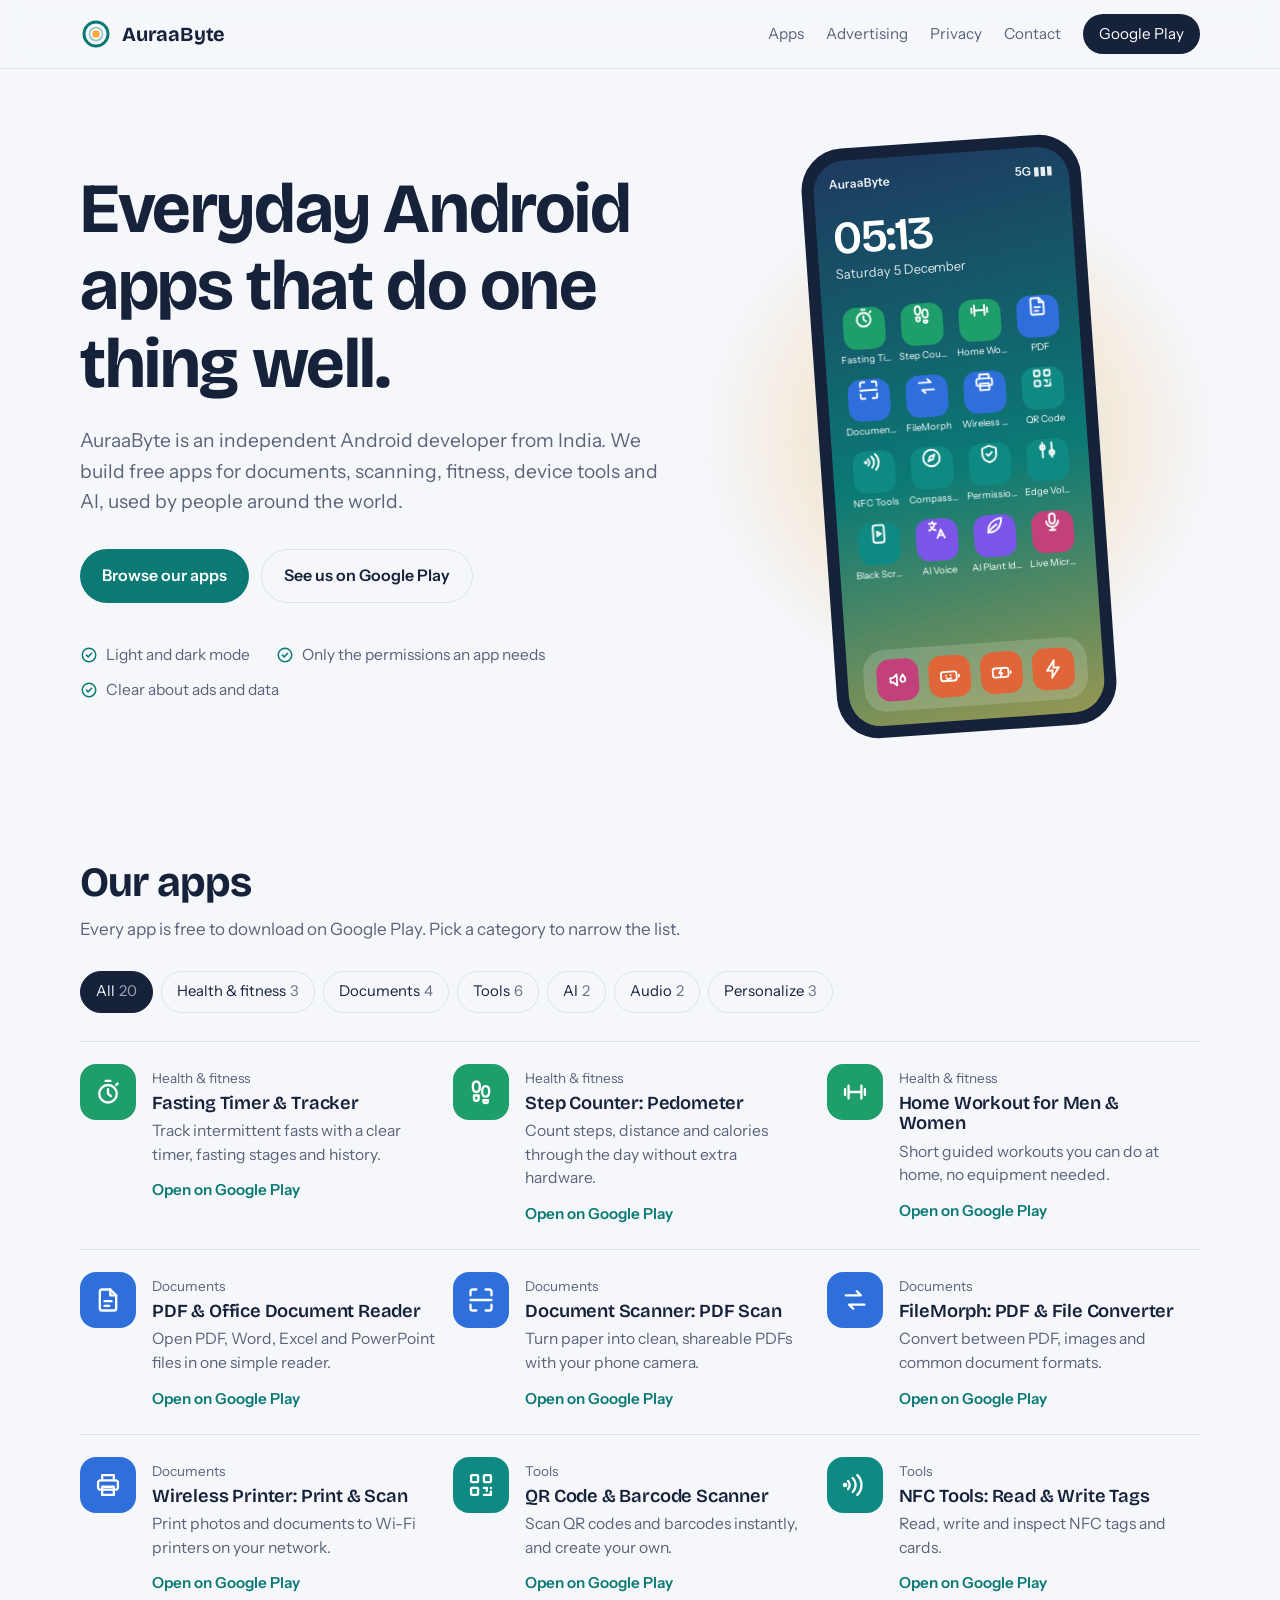
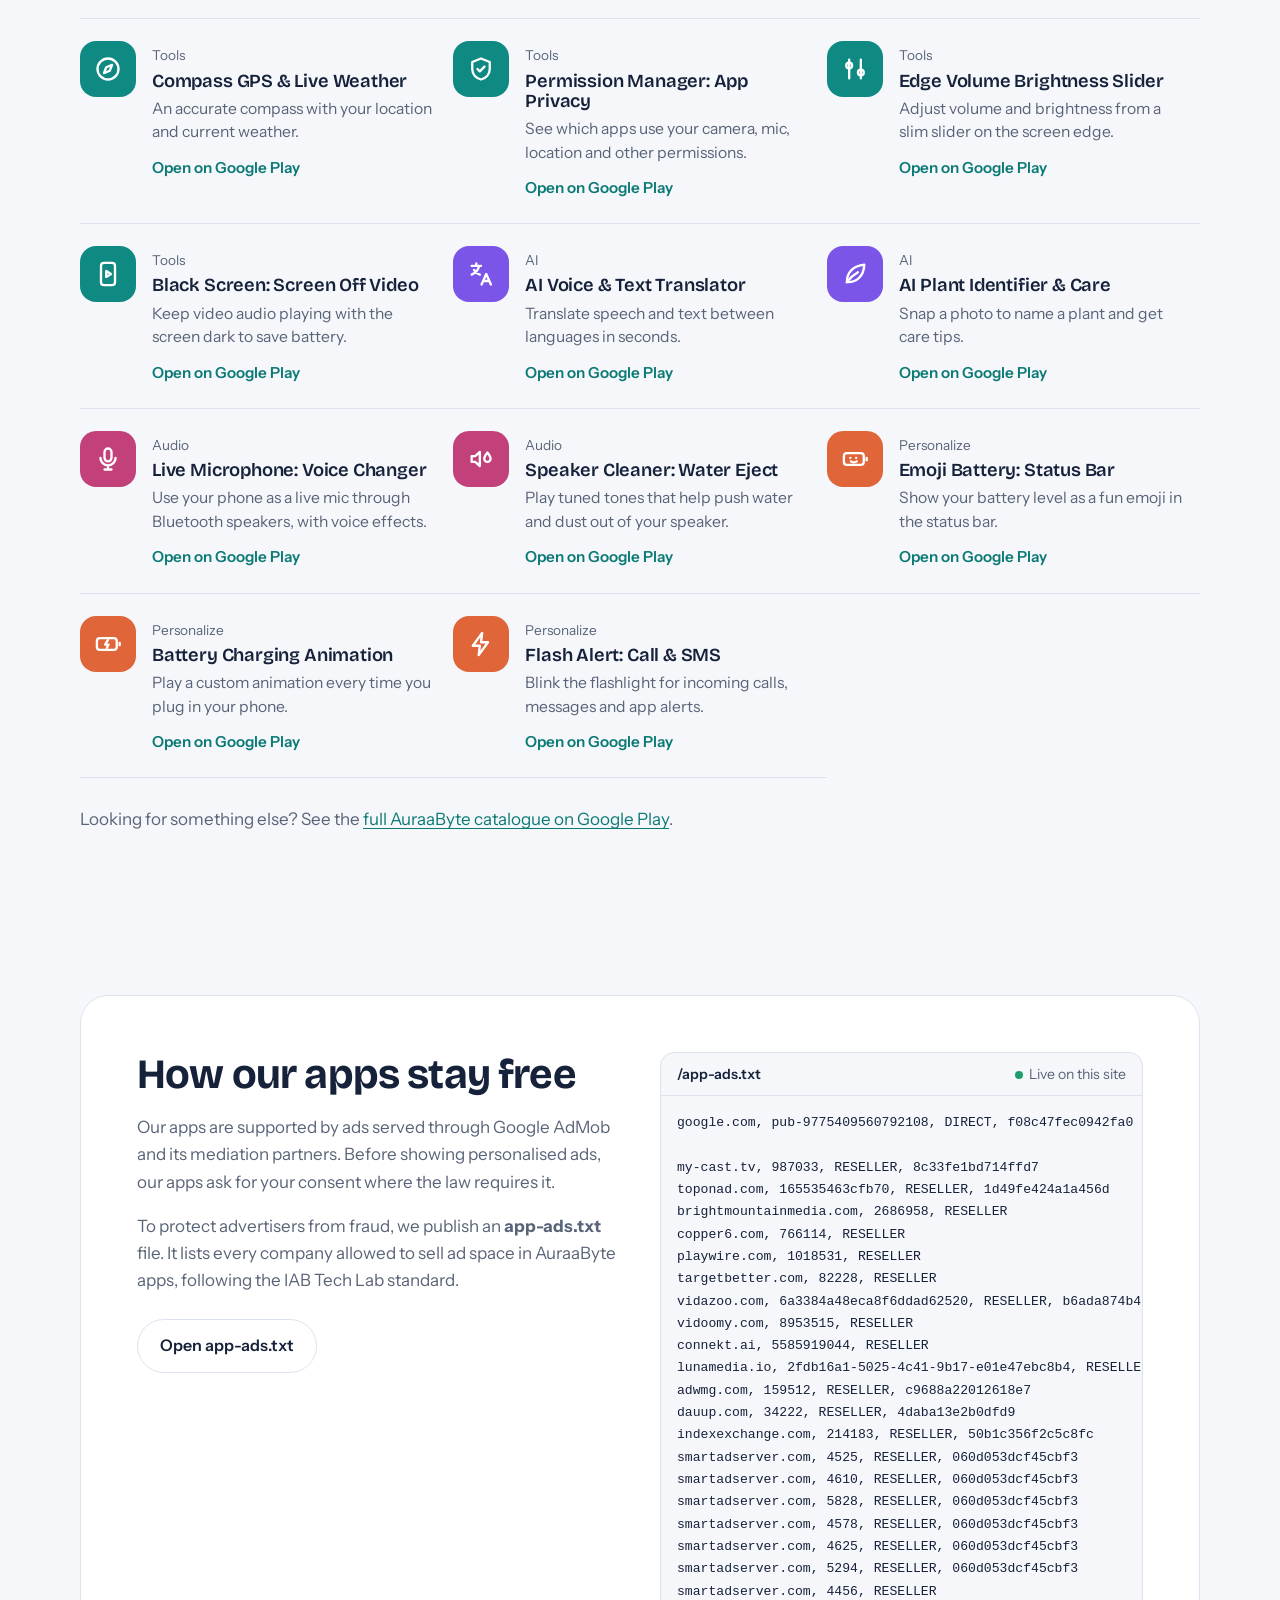
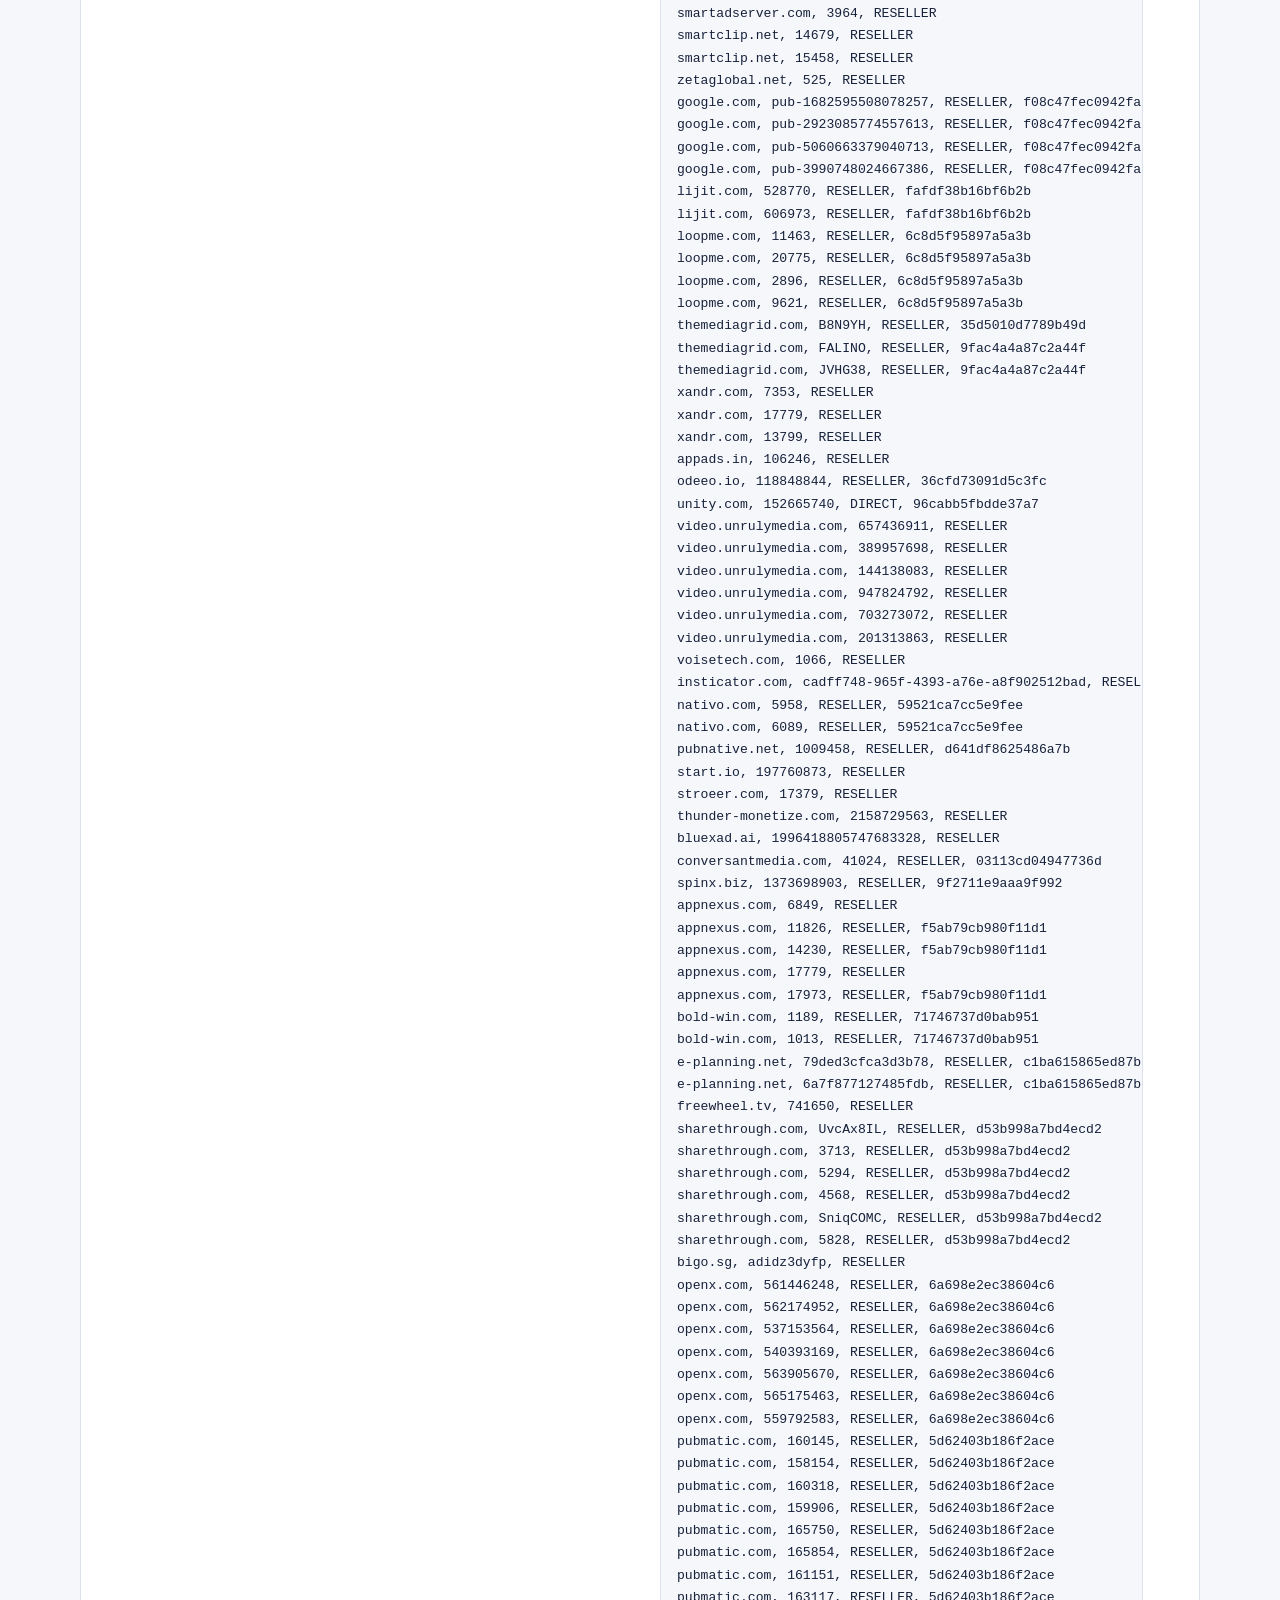
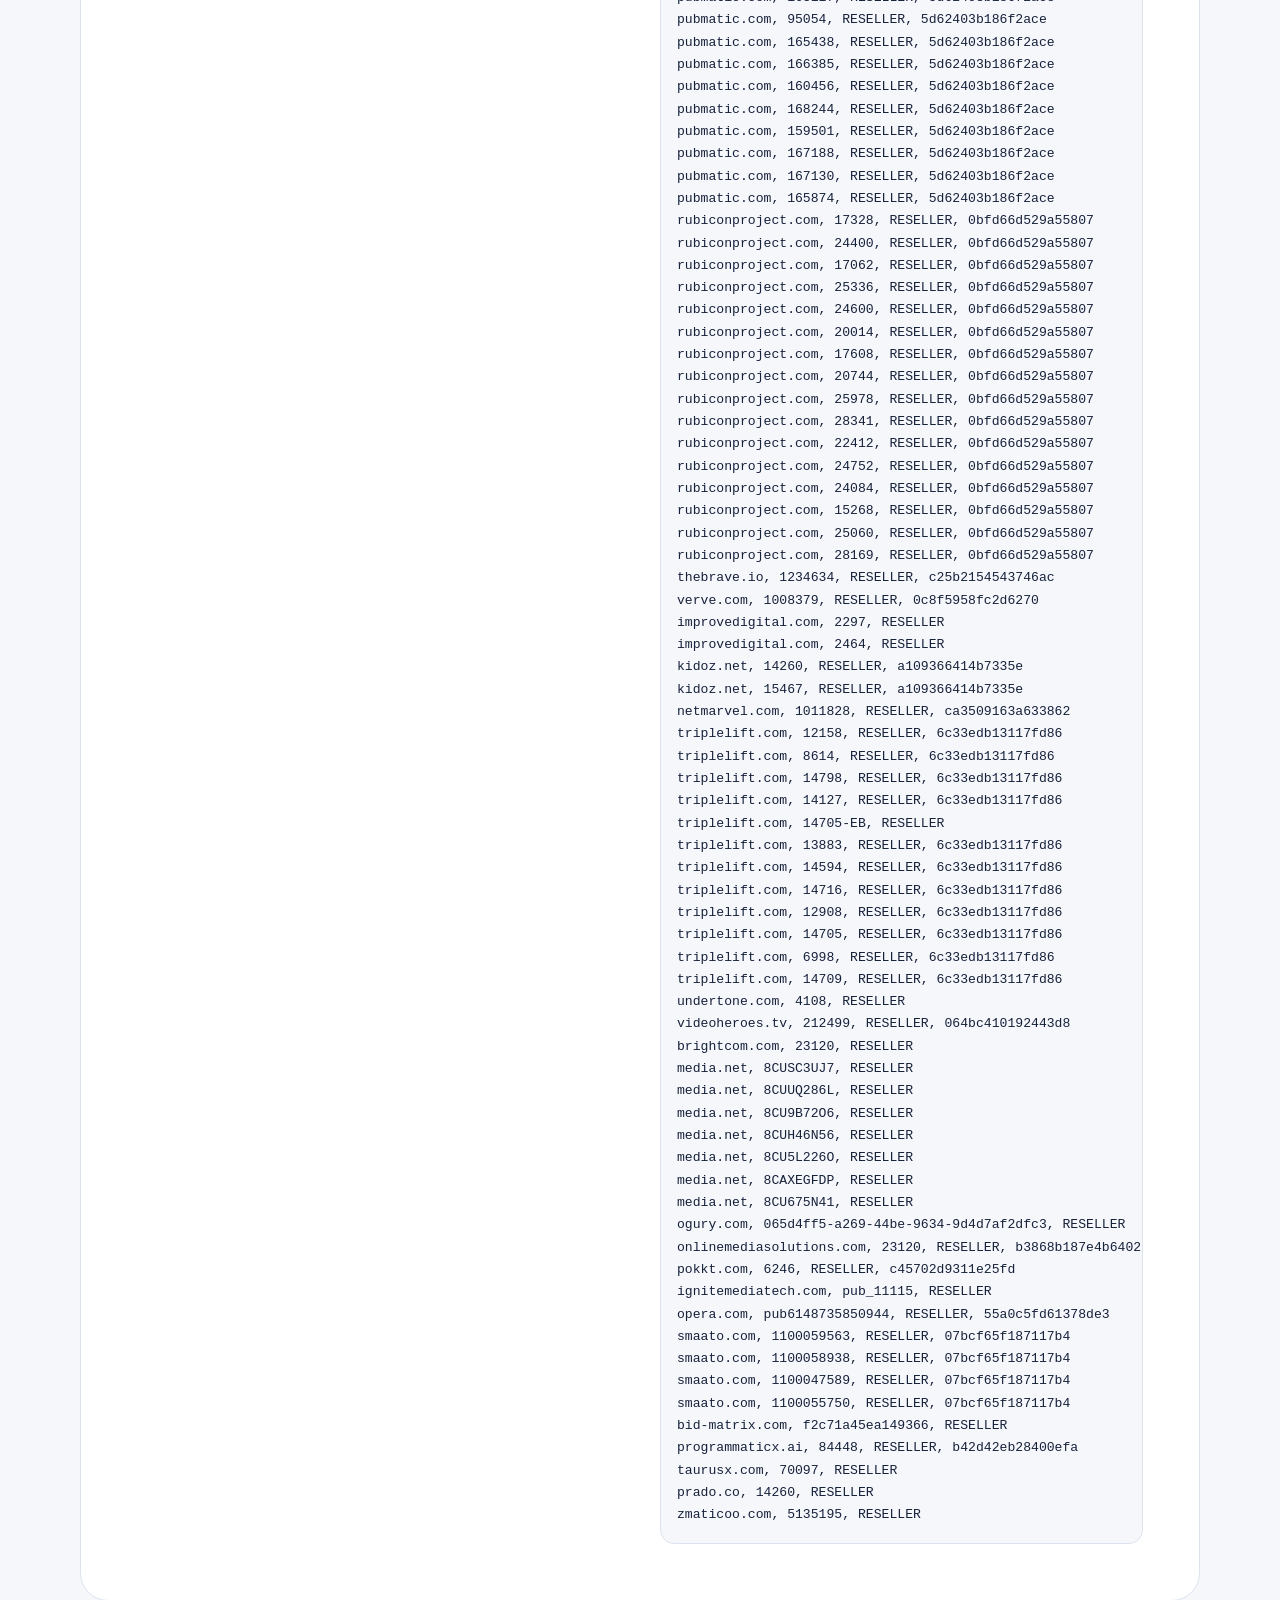
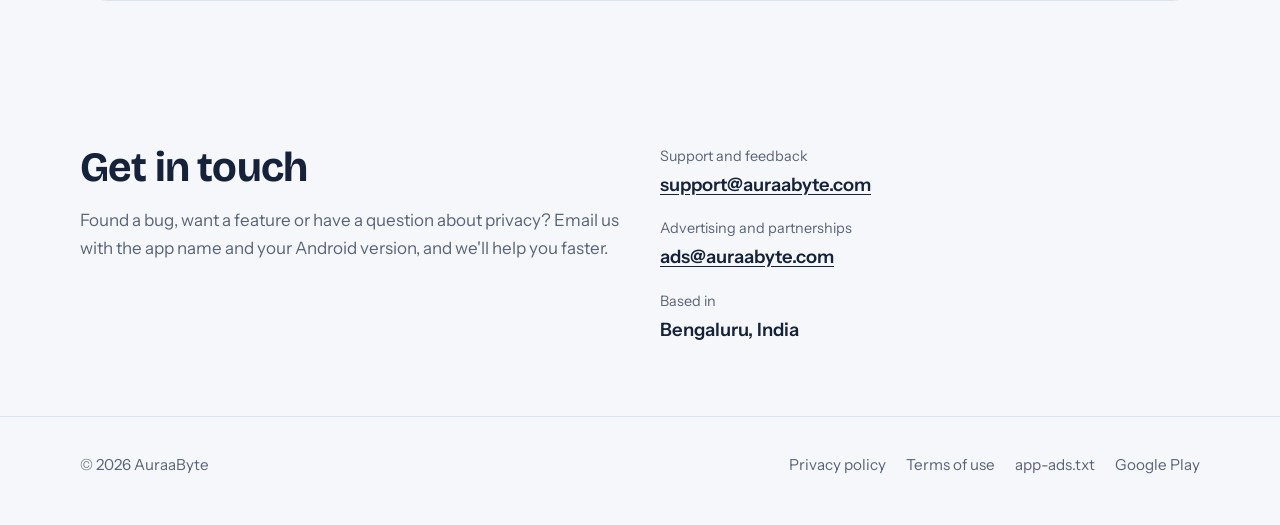
<file: index.html>
<!doctype html>
<html lang="en">
<head>
<meta charset="utf-8">
<meta name="viewport" content="width=device-width, initial-scale=1">
<title>AuraaByte — Everyday Android apps</title>
<meta name="description" content="AuraaByte is an independent Android app developer. Free utility, document, health and AI apps on Google Play.">
<meta name="theme-color" content="#F5F7FB">
<link rel="canonical" href="https://auraabyte.com/">
<link rel="icon" href="favicon.svg" type="image/svg+xml">
<meta property="og:title" content="AuraaByte — Everyday Android apps">
<meta property="og:description" content="Free utility, document, health and AI apps on Google Play.">
<meta property="og:url" content="https://auraabyte.com/">
<meta property="og:type" content="website">
<link rel="preconnect" href="https://fonts.googleapis.com">
<link rel="preconnect" href="https://fonts.gstatic.com" crossorigin>
<link href="https://fonts.googleapis.com/css2?family=Bricolage+Grotesque:opsz,wght@12..96,500;12..96,600;12..96,700&family=Instrument+Sans:wght@400;500;600&display=swap" rel="stylesheet">
<link rel="stylesheet" href="styles.css">
<script type="application/ld+json">
{"@context":"https://schema.org","@type":"Organization","name":"AuraaByte","url":"https://auraabyte.com/","email":"support@auraabyte.com","sameAs":["https://play.google.com/store/apps/developer?id=AuraaByte"]}
</script>
<style>
/* ---------- Hero ---------- */
.hero { padding: 72px 0 56px; overflow: hidden; }
.hero .wrap { display: grid; grid-template-columns: 1.1fr 0.9fr; gap: 48px; align-items: center; }
.hero h1 { max-width: 11em; }
.hero .lede { margin: 22px 0 32px; }
.hero-actions { display: flex; flex-wrap: wrap; gap: 12px; }
.promises { list-style: none; padding: 0; margin: 40px 0 0; display: flex; flex-wrap: wrap; gap: 10px 26px; color: var(--muted); font-size: 0.97rem; }
.promises li { display: flex; align-items: center; gap: 8px; }
.promises svg { width: 18px; height: 18px; color: var(--teal); flex: none; fill: none; stroke: currentColor; stroke-width: 2; stroke-linecap: round; stroke-linejoin: round; }

/* The phone: the one bold moment */
.stage { position: relative; display: grid; place-items: center; min-height: 560px; }
.aura {
  position: absolute; width: 520px; height: 520px; border-radius: 50%;
  background: radial-gradient(circle, color-mix(in srgb, var(--teal) 30%, transparent) 0%, color-mix(in srgb, var(--amber) 16%, transparent) 42%, transparent 70%);
  filter: blur(8px);
}
.phone {
  position: relative; width: 280px; aspect-ratio: 9 / 19; border-radius: 42px;
  background: var(--ink); padding: 12px; transform: rotate(-4deg);
}
.screen {
  height: 100%; border-radius: 32px; overflow: hidden;
  background: linear-gradient(170deg, #1E3A5F 0%, #0B7A75 55%, #F2A93B 130%);
  padding: 14px 16px; display: flex; flex-direction: column; color: #fff;
}
.statusbar { display: flex; justify-content: space-between; font-size: 12px; font-weight: 600; opacity: .9; }
.clock { font-family: var(--display); font-size: 46px; font-weight: 600; margin: 22px 0 2px; letter-spacing: -0.03em; line-height: 1; }
.date { font-size: 13px; opacity: .85; margin-bottom: 24px; }
.home-grid { display: grid; grid-template-columns: repeat(4, minmax(0, 1fr)); gap: 14px 8px; }
.home-app { display: flex; flex-direction: column; align-items: center; gap: 5px; font-size: 9.5px; text-align: center; line-height: 1.15; opacity: 0; transform: scale(.6); animation: pop .45s cubic-bezier(.3,1.5,.6,1) forwards; }
.home-app .tile { width: 42px; height: 42px; border-radius: 13px; }
.home-app .tile svg { width: 22px; height: 22px; }
.home-app span { max-width: 100%; overflow: hidden; text-overflow: ellipsis; white-space: nowrap; display: block; }
.dock { margin-top: auto; display: flex; justify-content: center; gap: 10px; padding: 10px; border-radius: 22px; background: rgba(255,255,255,.16); }
.dock .tile { width: 42px; height: 42px; border-radius: 13px; }
.dock .tile svg { width: 22px; height: 22px; }
@keyframes pop { to { opacity: 1; transform: scale(1); } }

/* App tile (shared by phone + catalogue) */
.tile { display: grid; place-items: center; color: #fff; flex: none; }
.tile svg { fill: none; stroke: currentColor; stroke-width: 2; stroke-linecap: round; stroke-linejoin: round; }

/* ---------- Apps ---------- */
.apps { padding: 72px 0; }
.section-head { display: flex; flex-wrap: wrap; justify-content: space-between; align-items: end; gap: 20px; margin-bottom: 28px; }
.section-head p { color: var(--muted); margin: 10px 0 0; max-width: 36em; }
.filters { display: flex; flex-wrap: wrap; gap: 8px; margin-bottom: 28px; }
.chip {
  font: inherit; font-size: 0.93rem; padding: 8px 15px; border-radius: 999px; cursor: pointer;
  border: 1.5px solid var(--line); background: transparent; color: var(--ink);
}
.chip[aria-pressed="true"] { background: var(--ink); border-color: var(--ink); color: var(--paper); }
.chip .n { opacity: .6; margin-left: 4px; }
.app-list { list-style: none; margin: 0; padding: 0; display: grid; grid-template-columns: repeat(auto-fill, minmax(320px, 1fr)); border-top: 1px solid var(--line); }
.app-item { display: grid; grid-template-columns: 56px 1fr; gap: 16px; padding: 22px 18px 22px 0; border-bottom: 1px solid var(--line); }
.app-item .tile { width: 56px; height: 56px; border-radius: 16px; }
.app-item .tile svg { width: 28px; height: 28px; }
.app-item h3 { margin-top: 2px; }
.app-item .cat { font-size: 0.85rem; color: var(--muted); }
.app-item p { margin: 6px 0 10px; color: var(--muted); font-size: 0.98rem; line-height: 1.5; }
.app-item a { font-weight: 600; font-size: 0.95rem; text-decoration: none; }
.app-item a:hover { text-decoration: underline; }
.app-item[hidden] { display: none; }
.more { margin-top: 28px; color: var(--muted); }

/* ---------- Ads transparency ---------- */
.ads { padding: 72px 0; }
.ads-panel { background: var(--surface); border: 1px solid var(--line); border-radius: var(--radius-lg); padding: clamp(28px, 5vw, 56px); display: grid; grid-template-columns: 1fr 1fr; gap: 40px; align-items: start; }
.ads-panel p { color: var(--muted); }
.ads-panel .btn { margin-top: 8px; }
.txtfile { border-radius: var(--radius-md); background: var(--paper); border: 1px solid var(--line); overflow: hidden; }
.txtfile-bar { display: flex; justify-content: space-between; align-items: center; padding: 10px 16px; border-bottom: 1px solid var(--line); font-size: 0.88rem; color: var(--muted); }
.txtfile-bar strong { color: var(--ink); font-weight: 600; }
.txtfile pre { margin: 0; padding: 16px; font-family: var(--mono); font-size: 0.82rem; line-height: 1.7; overflow-x: auto; white-space: pre; color: var(--ink); }
.status-dot { display: inline-block; width: 8px; height: 8px; border-radius: 50%; background: var(--amber); margin-right: 6px; }
.status-dot.ok { background: #1E9E6A; }

/* ---------- Contact ---------- */
.contact { padding: 72px 0 32px; }
.contact .wrap { display: grid; grid-template-columns: 1fr 1fr; gap: 40px; }
.contact p { color: var(--muted); max-width: 32em; }
.contact dl { margin: 0; display: grid; gap: 18px; }
.contact dt { font-size: 0.9rem; color: var(--muted); }
.contact dd { margin: 2px 0 0; font-size: 1.15rem; font-weight: 600; }
.contact dd a { color: var(--ink); }

@media (max-width: 900px) {
  .hero .wrap, .ads-panel, .contact .wrap { grid-template-columns: 1fr; }
  .stage { min-height: 520px; }
}
@media (max-width: 420px) {
  .app-list { grid-template-columns: 1fr; }
  .phone { width: 250px; }
  .aura { width: 380px; height: 380px; }
}
</style>
</head>
<body>
<a class="skip" href="#main">Skip to content</a>

<!-- Icon sprite: original glyphs drawn for this site -->
<svg width="0" height="0" style="position:absolute" aria-hidden="true">
  <defs>
    <symbol id="i-battery" viewBox="0 0 24 24"><rect x="2.5" y="7" width="17" height="10" rx="2.5"/><path d="M22 11v2"/><path d="M8 11h.01M13 11h.01M8.5 14c1.2 1 3.6 1 5 0"/></symbol>
    <symbol id="i-doc" viewBox="0 0 24 24"><path d="M14 3H7a2 2 0 0 0-2 2v14a2 2 0 0 0 2 2h10a2 2 0 0 0 2-2V8z"/><path d="M14 3v5h5M9 13h6M9 17h4"/></symbol>
    <symbol id="i-steps" viewBox="0 0 24 24"><path d="M8 3c1.8 0 3 1.8 3 4.5S9.8 12 8 12 5 10.2 5 7.5 6.2 3 8 3zM6 15h4v2.5a2 2 0 0 1-4 0z"/><path d="M16 7c1.8 0 3 1.8 3 4.5S17.8 16 16 16s-3-1.8-3-4.5S14.2 7 16 7zM14 19h4v.5a2 2 0 0 1-4 0z"/></symbol>
    <symbol id="i-timer" viewBox="0 0 24 24"><circle cx="12" cy="13.5" r="7.5"/><path d="M12 9.5v4l2.5 2M10 2.5h4M19 6l1.2-1.2"/></symbol>
    <symbol id="i-slider" viewBox="0 0 24 24"><path d="M7 4v16M17 4v16"/><circle cx="7" cy="9" r="2.5"/><circle cx="17" cy="15" r="2.5"/></symbol>
    <symbol id="i-qr" viewBox="0 0 24 24"><rect x="3.5" y="3.5" width="6" height="6" rx="1"/><rect x="14.5" y="3.5" width="6" height="6" rx="1"/><rect x="3.5" y="14.5" width="6" height="6" rx="1"/><path d="M14.5 14.5h2.5v2.5M20.5 14.5v.01M14.5 20.5h6v-3"/></symbol>
    <symbol id="i-scan" viewBox="0 0 24 24"><path d="M3 8V5a2 2 0 0 1 2-2h3M16 3h3a2 2 0 0 1 2 2v3M21 16v3a2 2 0 0 1-2 2h-3M8 21H5a2 2 0 0 1-2-2v-3M3 12h18"/></symbol>
    <symbol id="i-shield" viewBox="0 0 24 24"><path d="M12 3l7.5 3v6c0 4.4-3.2 7.8-7.5 9-4.3-1.2-7.5-4.6-7.5-9V6z"/><path d="M9 12l2 2 4-4"/></symbol>
    <symbol id="i-compass" viewBox="0 0 24 24"><circle cx="12" cy="12" r="9"/><path d="M15.5 8.5l-2 5-5 2 2-5z"/></symbol>
    <symbol id="i-mic" viewBox="0 0 24 24"><rect x="9" y="3" width="6" height="11" rx="3"/><path d="M5.5 11a6.5 6.5 0 0 0 13 0M12 17.5V21M9 21h6"/></symbol>
    <symbol id="i-nfc" viewBox="0 0 24 24"><path d="M6 8.5a5 5 0 0 1 0 7M10 6a8.5 8.5 0 0 1 0 12M14 3.5a12 12 0 0 1 0 17"/><circle cx="3.5" cy="12" r="1"/></symbol>
    <symbol id="i-dumbbell" viewBox="0 0 24 24"><path d="M6.5 6.5v11M17.5 6.5v11M3.5 9.5v5M20.5 9.5v5M6.5 12h11"/></symbol>
    <symbol id="i-translate" viewBox="0 0 24 24"><path d="M4 5h8M8 3v2M10.5 5c-.8 3.5-3.2 6.2-6.5 7.5M6 8.5c1.2 2 3 3.4 5 4"/><path d="M12.5 21l4-9 4 9M14 18h5"/></symbol>
    <symbol id="i-flash" viewBox="0 0 24 24"><path d="M13 2.5L5 13.5h6l-1 8 8-11h-6z"/></symbol>
    <symbol id="i-leaf" viewBox="0 0 24 24"><path d="M5 19c0-8 5-14 15-15-.5 10-6.5 15-14 15"/><path d="M5 19c3-4 6-6.5 9.5-8.5"/></symbol>
    <symbol id="i-printer" viewBox="0 0 24 24"><path d="M7 8V3.5h10V8"/><rect x="3.5" y="8" width="17" height="8" rx="2"/><path d="M7 13.5h10v7H7z"/></symbol>
    <symbol id="i-drop" viewBox="0 0 24 24"><path d="M4 9.5h3l4-3.5v12l-4-3.5H4z"/><path d="M17.5 6.5c1.8 2.3 2.7 4 2.7 5.3a2.7 2.7 0 0 1-5.4 0c0-1.3.9-3 2.7-5.3z"/></symbol>
    <symbol id="i-charge" viewBox="0 0 24 24"><rect x="2.5" y="7" width="17" height="10" rx="2.5"/><path d="M22 11v2M12 8.5l-2.5 4h3l-1.5 3"/></symbol>
    <symbol id="i-screenoff" viewBox="0 0 24 24"><rect x="6" y="2.5" width="12" height="19" rx="2.5"/><path d="M10.5 9.5v5l4-2.5z"/></symbol>
    <symbol id="i-convert" viewBox="0 0 24 24"><path d="M4 8h13l-3.5-3.5M20 16H7l3.5 3.5"/></symbol>
    <symbol id="i-check" viewBox="0 0 24 24"><circle cx="12" cy="12" r="9"/><path d="M8.5 12.2l2.4 2.3 4.6-4.8"/></symbol>
  </defs>
</svg>

<header class="site-header">
  <div class="wrap">
    <a class="brand" href="/" aria-label="AuraaByte home">
      <svg viewBox="0 0 32 32" aria-hidden="true"><circle cx="16" cy="16" r="12" fill="none" stroke="var(--teal)" stroke-width="3"/><circle cx="16" cy="16" r="6.5" fill="none" stroke="var(--teal)" stroke-width="1.5" opacity=".45"/><rect x="12.5" y="12.5" width="7" height="7" rx="2" fill="var(--amber)"/></svg>
      AuraaByte
    </a>
    <nav class="nav" aria-label="Main">
      <a href="#apps">Apps</a>
      <a href="#ads">Advertising</a>
      <a href="privacy-policy.html">Privacy</a>
      <a href="#contact">Contact</a>
      <a class="nav-cta" href="https://play.google.com/store/apps/developer?id=AuraaByte" rel="noopener">Google Play</a>
    </nav>
  </div>
</header>

<main id="main">
  <section class="hero">
    <div class="wrap">
      <div>
        <h1>Everyday Android apps that do one thing well.</h1>
        <p class="lede">AuraaByte is an independent Android developer from India. We build free apps for documents, scanning, fitness, device tools and AI, used by people around the world.</p>
        <div class="hero-actions">
          <a class="btn btn-primary" href="#apps">Browse our apps</a>
          <a class="btn btn-ghost" href="https://play.google.com/store/apps/developer?id=AuraaByte" rel="noopener">See us on Google Play</a>
        </div>
        <ul class="promises">
          <li><svg><use href="#i-check"/></svg>Light and dark mode</li>
          <li><svg><use href="#i-check"/></svg>Only the permissions an app needs</li>
          <li><svg><use href="#i-check"/></svg>Clear about ads and data</li>
        </ul>
      </div>
      <div class="stage" aria-hidden="true">
        <div class="aura"></div>
        <div class="phone">
          <div class="screen">
            <div class="statusbar"><span>AuraaByte</span><span>5G ▮▮▮</span></div>
            <div class="clock" id="clock">10:24</div>
            <div class="date" id="date">Friday, 2 October</div>
            <div class="home-grid" id="homeGrid"></div>
            <div class="dock" id="dock"></div>
          </div>
        </div>
      </div>
    </div>
  </section>

  <section class="apps" id="apps" aria-labelledby="apps-title">
    <div class="wrap">
      <div class="section-head">
        <div>
          <h2 id="apps-title">Our apps</h2>
          <p>Every app is free to download on Google Play. Pick a category to narrow the list.</p>
        </div>
      </div>
      <div class="filters" id="filters" role="group" aria-label="Filter apps by category"></div>
      <ul class="app-list" id="appList"></ul>
      <p class="more">Looking for something else? See the <a href="https://play.google.com/store/apps/developer?id=AuraaByte" rel="noopener">full AuraaByte catalogue on Google Play</a>.</p>
      <noscript><p>Turn on JavaScript to see the app list here, or visit our <a href="https://play.google.com/store/apps/developer?id=AuraaByte">Google Play developer page</a>.</p></noscript>
    </div>
  </section>

  <section class="ads" id="ads" aria-labelledby="ads-title">
    <div class="wrap">
      <div class="ads-panel">
        <div>
          <h2 id="ads-title">How our apps stay free</h2>
          <p>Our apps are supported by ads served through Google AdMob and its mediation partners. Before showing personalised ads, our apps ask for your consent where the law requires it.</p>
          <p>To protect advertisers from fraud, we publish an <strong>app-ads.txt</strong> file. It lists every company allowed to sell ad space in AuraaByte apps, following the IAB Tech Lab standard.</p>
          <a class="btn btn-ghost" href="/app-ads.txt">Open app-ads.txt</a>
        </div>
        <div class="txtfile">
          <div class="txtfile-bar"><strong>/app-ads.txt</strong><span id="txtStatus"><span class="status-dot"></span>Loading</span></div>
          <pre id="txtBody">google.com, pub-XXXXXXXXXXXXXXXX, DIRECT, f08c47fec0942fa0</pre>
        </div>
      </div>
    </div>
  </section>

  <section class="contact" id="contact" aria-labelledby="contact-title">
    <div class="wrap">
      <div>
        <h2 id="contact-title">Get in touch</h2>
        <p>Found a bug, want a feature or have a question about privacy? Email us with the app name and your Android version, and we'll help you faster.</p>
      </div>
      <dl>
        <div><dt>Support and feedback</dt><dd><a href="mailto:support@auraabyte.com">support@auraabyte.com</a></dd></div>
        <div><dt>Advertising and partnerships</dt><dd><a href="mailto:ads@auraabyte.com">ads@auraabyte.com</a></dd></div>
        <div><dt>Based in</dt><dd>Bengaluru, India</dd></div>
      </dl>
    </div>
  </section>
</main>

<footer class="site-footer">
  <div class="wrap">
    <span>© <span id="year">2026</span> AuraaByte</span>
    <nav aria-label="Footer">
      <a href="privacy-policy.html">Privacy policy</a>
      <a href="terms.html">Terms of use</a>
      <a href="/app-ads.txt">app-ads.txt</a>
      <a href="https://play.google.com/store/apps/developer?id=AuraaByte" rel="noopener">Google Play</a>
    </nav>
  </div>
</footer>

<script>
/* ============================================================
   EDIT YOUR APPS HERE.
   To add an app: copy one line, change name / package id /
   category / description / icon. Icons: battery doc steps timer
   slider qr scan shield compass mic nfc dumbbell translate flash
   leaf printer drop charge screenoff convert
   ============================================================ */
const APPS = [
  { name: "Fasting Timer & Tracker", id: "com.auraabyte.fastingtimer", cat: "Health & fitness", icon: "timer", desc: "Track intermittent fasts with a clear timer, fasting stages and history." },
  { name: "Step Counter: Pedometer", id: "com.auraabyte.stepcounter", cat: "Health & fitness", icon: "steps", desc: "Count steps, distance and calories through the day without extra hardware." },
  { name: "Home Workout for Men & Women", id: "com.novabyte.homeworkout", cat: "Health & fitness", icon: "dumbbell", desc: "Short guided workouts you can do at home, no equipment needed." },
  { name: "PDF & Office Document Reader", id: "com.auraabyte.documenpro", cat: "Documents", icon: "doc", desc: "Open PDF, Word, Excel and PowerPoint files in one simple reader." },
  { name: "Document Scanner: PDF Scan", id: "com.auraabyte.documentscanner", cat: "Documents", icon: "scan", desc: "Turn paper into clean, shareable PDFs with your phone camera." },
  { name: "FileMorph: PDF & File Converter", id: "com.novabyte.fileconverter", cat: "Documents", icon: "convert", desc: "Convert between PDF, images and common document formats." },
  { name: "Wireless Printer: Print & Scan", id: "com.novabyte.wifiprinterapp", cat: "Documents", icon: "printer", desc: "Print photos and documents to Wi-Fi printers on your network." },
  { name: "QR Code & Barcode Scanner", id: "com.auraabyte.qrcodebarcodescan", cat: "Tools", icon: "qr", desc: "Scan QR codes and barcodes instantly, and create your own." },
  { name: "NFC Tools: Read & Write Tags", id: "com.auraabyte.nfcreader", cat: "Tools", icon: "nfc", desc: "Read, write and inspect NFC tags and cards." },
  { name: "Compass GPS & Live Weather", id: "com.auraabyte.liveweather", cat: "Tools", icon: "compass", desc: "An accurate compass with your location and current weather." },
  { name: "Permission Manager: App Privacy", id: "com.auraabyte.trackdevice", cat: "Tools", icon: "shield", desc: "See which apps use your camera, mic, location and other permissions." },
  { name: "Edge Volume Brightness Slider", id: "com.auraabyte.edgeslidertwo", cat: "Tools", icon: "slider", desc: "Adjust volume and brightness from a slim slider on the screen edge." },
  { name: "Black Screen: Screen Off Video", id: "com.auraabyte.screenoffvideo", cat: "Tools", icon: "screenoff", desc: "Keep video audio playing with the screen dark to save battery." },
  { name: "AI Voice & Text Translator", id: "com.novabyte.aivoicetranslator", cat: "AI", icon: "translate", desc: "Translate speech and text between languages in seconds." },
  { name: "AI Plant Identifier & Care", id: "com.auraabyte.aiplantidentifier", cat: "AI", icon: "leaf", desc: "Snap a photo to name a plant and get care tips." },
  { name: "Live Microphone: Voice Changer", id: "com.novabyte.livemicbtspeaker", cat: "Audio", icon: "mic", desc: "Use your phone as a live mic through Bluetooth speakers, with voice effects." },
  { name: "Speaker Cleaner: Water Eject", id: "com.novabyte.speakercleaner", cat: "Audio", icon: "drop", desc: "Play tuned tones that help push water and dust out of your speaker." },
  { name: "Emoji Battery: Status Bar", id: "com.auraabyte.emojibatterystatusbar", cat: "Personalize", icon: "battery", desc: "Show your battery level as a fun emoji in the status bar." },
  { name: "Battery Charging Animation", id: "com.novabyte.mjcharginganimation", cat: "Personalize", icon: "charge", desc: "Play a custom animation every time you plug in your phone." },
  { name: "Flash Alert: Call & SMS", id: "com.novabyte.flashlightalert", cat: "Personalize", icon: "flash", desc: "Blink the flashlight for incoming calls, messages and app alerts." }
];

const CAT_COLORS = {
  "Health & fitness": "#1E9E6A",
  "Documents": "#2F6FDB",
  "Tools": "#0F8A83",
  "AI": "#7A55E8",
  "Audio": "#C2417A",
  "Personalize": "#E0663A"
};
const PLAY = id => `https://play.google.com/store/apps/details?id=${id}`;
const tile = (a, cls = "tile") =>
  `<span class="${cls}" style="background:${CAT_COLORS[a.cat] || "#0F8A83"}"><svg aria-hidden="true"><use href="#i-${a.icon}"/></svg></span>`;

/* Phone home screen */
const grid = document.getElementById("homeGrid");
grid.innerHTML = APPS.slice(0, 16).map((a, i) =>
  `<div class="home-app" style="animation-delay:${120 + i * 45}ms">${tile(a)}<span>${a.name.split(/[:&]/)[0].trim()}</span></div>`
).join("");
document.getElementById("dock").innerHTML = APPS.slice(16, 20).map(a => tile(a)).join("");

const now = new Date();
document.getElementById("clock").textContent = now.toLocaleTimeString("en-GB", { hour: "2-digit", minute: "2-digit" });
document.getElementById("date").textContent = now.toLocaleDateString("en-GB", { weekday: "long", day: "numeric", month: "long" });
document.getElementById("year").textContent = now.getFullYear();

/* Catalogue */
const list = document.getElementById("appList");
list.innerHTML = APPS.map(a => `
  <li class="app-item" data-cat="${a.cat}">
    ${tile(a)}
    <div>
      <span class="cat">${a.cat}</span>
      <h3>${a.name}</h3>
      <p>${a.desc}</p>
      <a href="${PLAY(a.id)}" rel="noopener">Open on Google Play</a>
    </div>
  </li>`).join("");

const cats = ["All", ...Object.keys(CAT_COLORS).filter(c => APPS.some(a => a.cat === c))];
const filters = document.getElementById("filters");
filters.innerHTML = cats.map(c => {
  const n = c === "All" ? APPS.length : APPS.filter(a => a.cat === c).length;
  return `<button class="chip" type="button" data-cat="${c}" aria-pressed="${c === "All"}">${c}<span class="n">${n}</span></button>`;
}).join("");
filters.addEventListener("click", e => {
  const btn = e.target.closest(".chip"); if (!btn) return;
  filters.querySelectorAll(".chip").forEach(b => b.setAttribute("aria-pressed", b === btn));
  const c = btn.dataset.cat;
  list.querySelectorAll(".app-item").forEach(li => { li.hidden = c !== "All" && li.dataset.cat !== c; });
});

/* Show the live app-ads.txt so visitors (and you) can check it */
fetch("/app-ads.txt", { cache: "no-store" })
  .then(r => { if (!r.ok) throw new Error(r.status); return r.text(); })
  .then(t => {
    document.getElementById("txtBody").textContent = t.trim();
    document.getElementById("txtStatus").innerHTML = '<span class="status-dot ok"></span>Live on this site';
  })
  .catch(() => {
    document.getElementById("txtStatus").innerHTML = '<span class="status-dot"></span>Preview';
  });
</script>
</body>
</html>
</file>
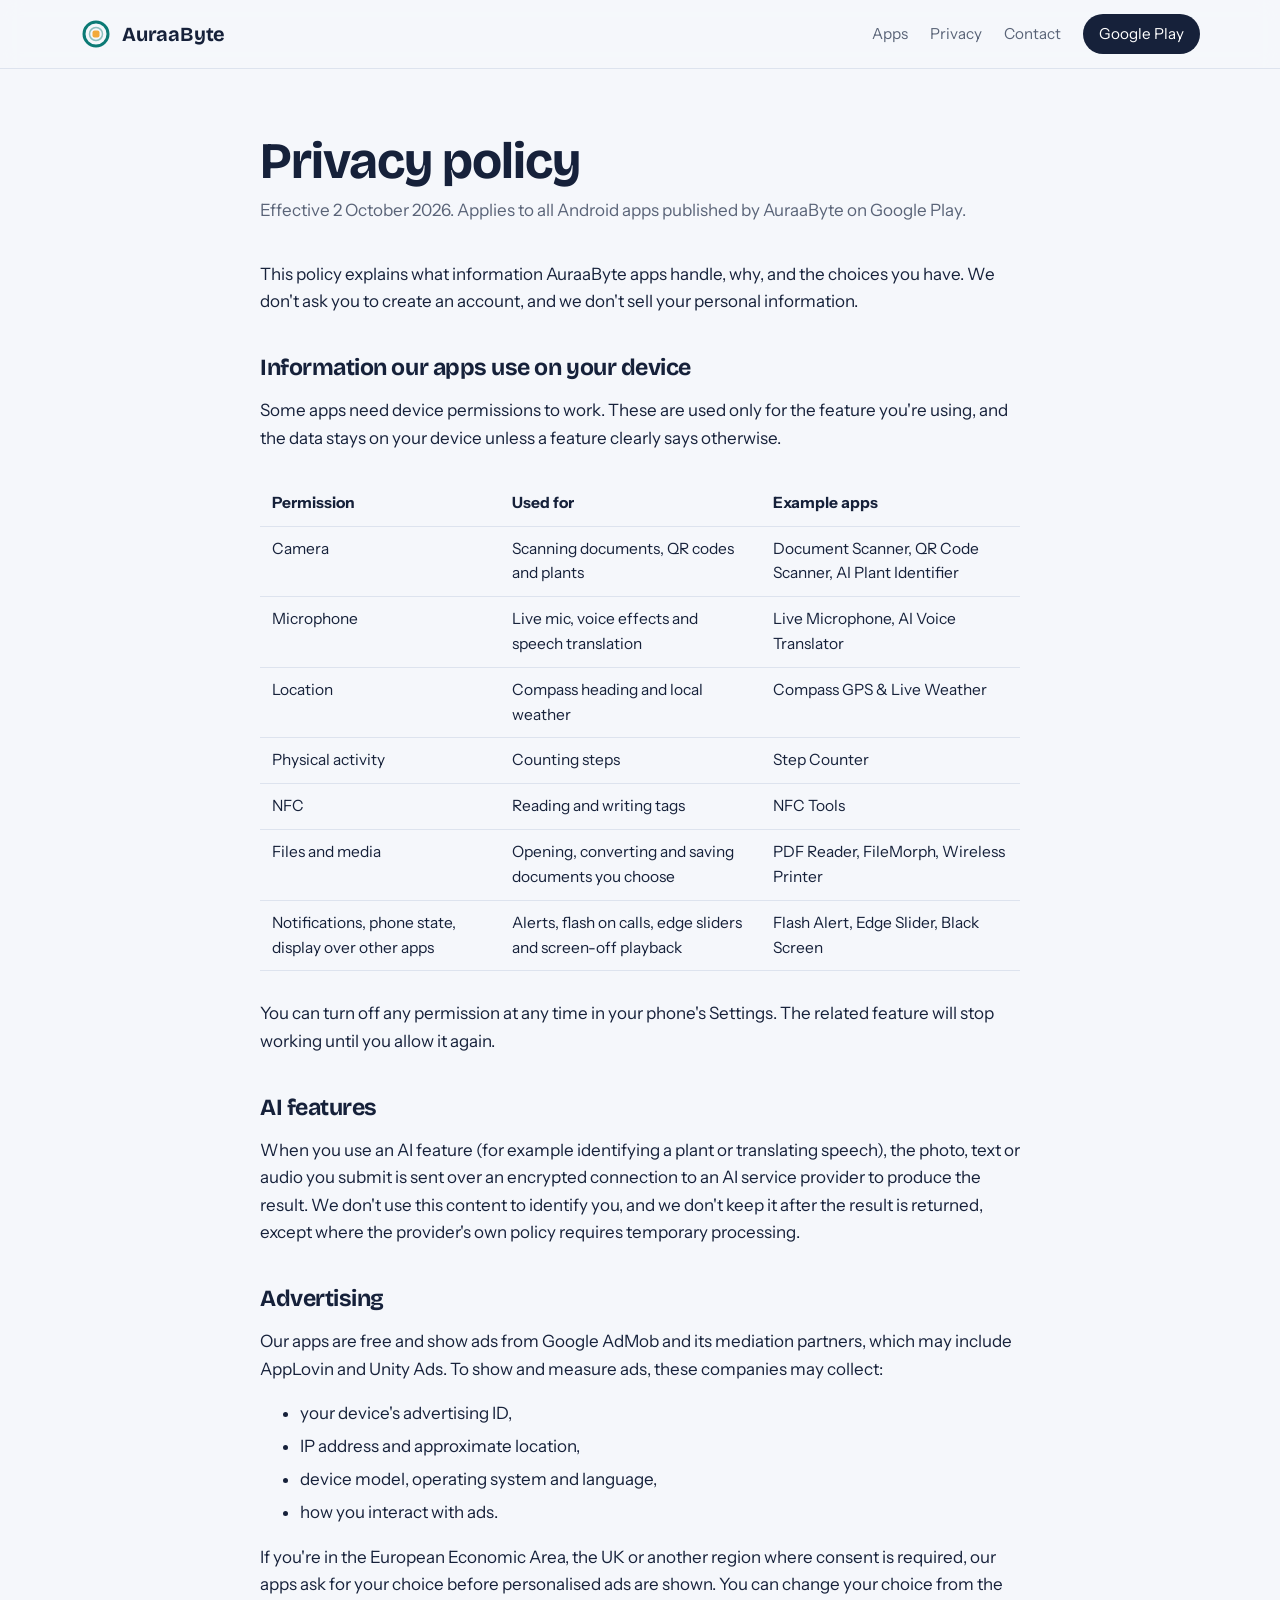
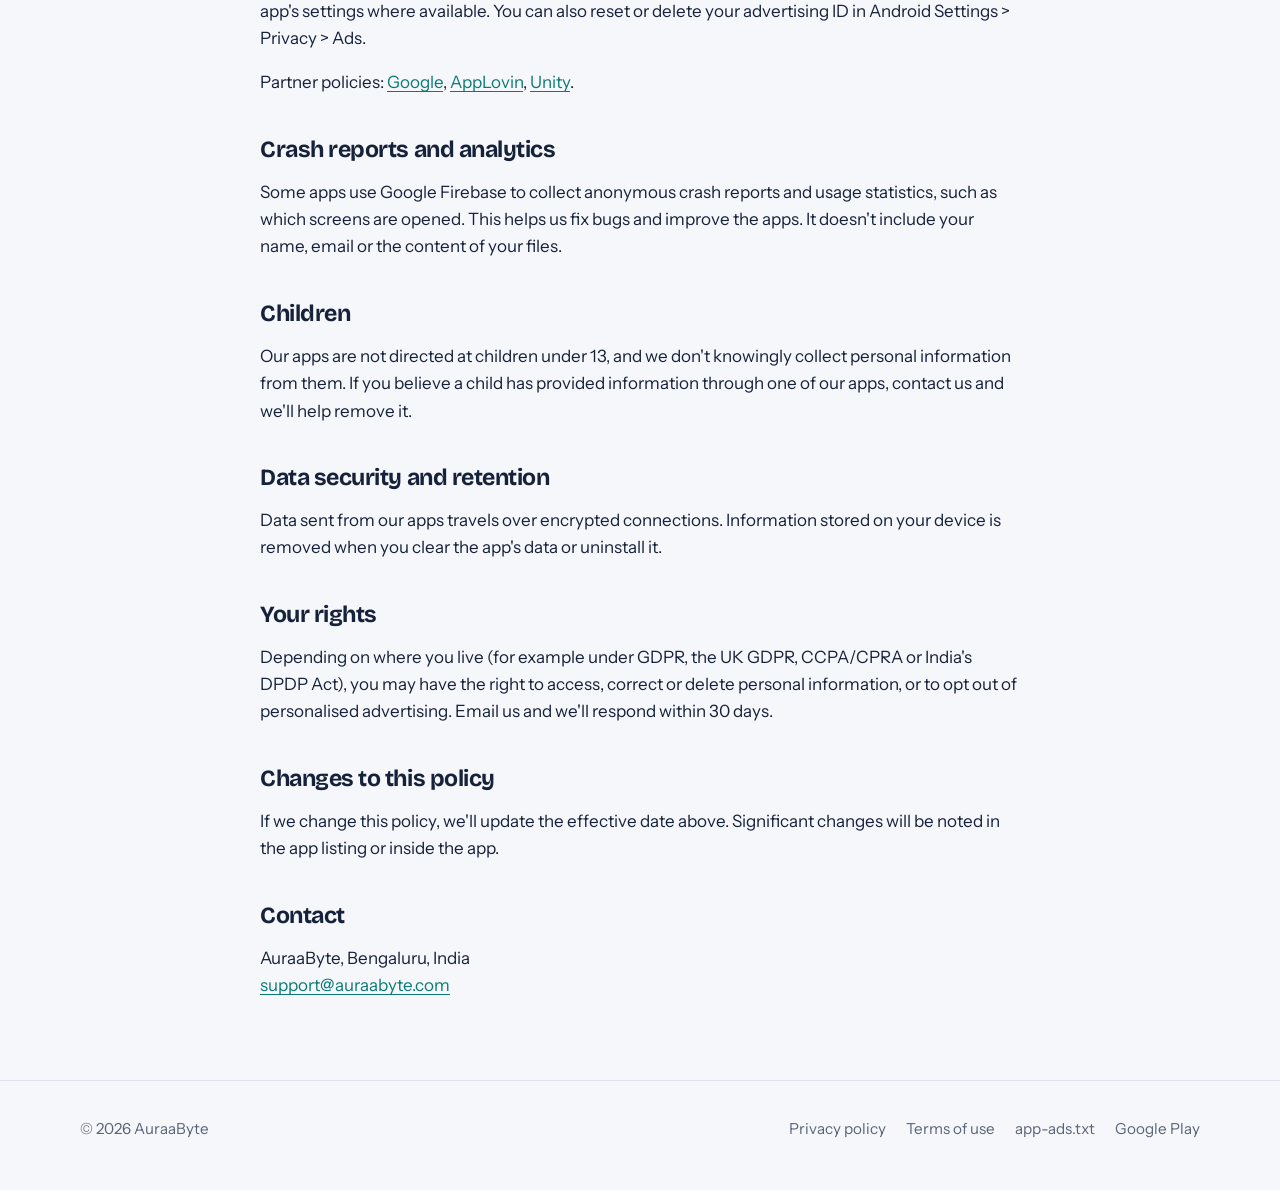
<file: privacy-policy.html>
<!doctype html>
<html lang="en">
<head>
<meta charset="utf-8">
<meta name="viewport" content="width=device-width, initial-scale=1">
<title>Privacy policy — AuraaByte</title>
<link rel="icon" href="favicon.svg" type="image/svg+xml">
<link rel="preconnect" href="https://fonts.googleapis.com">
<link rel="preconnect" href="https://fonts.gstatic.com" crossorigin>
<link href="https://fonts.googleapis.com/css2?family=Bricolage+Grotesque:opsz,wght@12..96,600;12..96,700&family=Instrument+Sans:wght@400;500;600&display=swap" rel="stylesheet">
<link rel="stylesheet" href="styles.css">
</head>
<body>
<header class="site-header">
  <div class="wrap">
    <a class="brand" href="/" aria-label="AuraaByte home">
      <svg viewBox="0 0 32 32" aria-hidden="true"><circle cx="16" cy="16" r="12" fill="none" stroke="var(--teal)" stroke-width="3"/><circle cx="16" cy="16" r="6.5" fill="none" stroke="var(--teal)" stroke-width="1.5" opacity=".45"/><rect x="12.5" y="12.5" width="7" height="7" rx="2" fill="var(--amber)"/></svg>
      AuraaByte
    </a>
    <nav class="nav" aria-label="Main">
      <a href="/#apps">Apps</a>
      <a href="privacy-policy.html">Privacy</a>
      <a href="/#contact">Contact</a>
      <a class="nav-cta" href="https://play.google.com/store/apps/developer?id=AuraaByte" rel="noopener">Google Play</a>
    </nav>
  </div>
</header>
<main class="legal">
  <div class="wrap">
    <h1>Privacy policy</h1>
    <p class="updated">Effective 2 October 2026. Applies to all Android apps published by AuraaByte on Google Play.</p>

    <p>This policy explains what information AuraaByte apps handle, why, and the choices you have. We don't ask you to create an account, and we don't sell your personal information.</p>

    <h2>Information our apps use on your device</h2>
    <p>Some apps need device permissions to work. These are used only for the feature you're using, and the data stays on your device unless a feature clearly says otherwise.</p>
    <div class="table-scroll">
    <table>
      <thead><tr><th>Permission</th><th>Used for</th><th>Example apps</th></tr></thead>
      <tbody>
        <tr><td>Camera</td><td>Scanning documents, QR codes and plants</td><td>Document Scanner, QR Code Scanner, AI Plant Identifier</td></tr>
        <tr><td>Microphone</td><td>Live mic, voice effects and speech translation</td><td>Live Microphone, AI Voice Translator</td></tr>
        <tr><td>Location</td><td>Compass heading and local weather</td><td>Compass GPS &amp; Live Weather</td></tr>
        <tr><td>Physical activity</td><td>Counting steps</td><td>Step Counter</td></tr>
        <tr><td>NFC</td><td>Reading and writing tags</td><td>NFC Tools</td></tr>
        <tr><td>Files and media</td><td>Opening, converting and saving documents you choose</td><td>PDF Reader, FileMorph, Wireless Printer</td></tr>
        <tr><td>Notifications, phone state, display over other apps</td><td>Alerts, flash on calls, edge sliders and screen-off playback</td><td>Flash Alert, Edge Slider, Black Screen</td></tr>
      </tbody>
    </table>
    </div>
    <p>You can turn off any permission at any time in your phone's Settings. The related feature will stop working until you allow it again.</p>

    <h2>AI features</h2>
    <p>When you use an AI feature (for example identifying a plant or translating speech), the photo, text or audio you submit is sent over an encrypted connection to an AI service provider to produce the result. We don't use this content to identify you, and we don't keep it after the result is returned, except where the provider's own policy requires temporary processing.</p>

    <h2>Advertising</h2>
    <p>Our apps are free and show ads from Google AdMob and its mediation partners, which may include AppLovin and Unity Ads. To show and measure ads, these companies may collect:</p>
    <ul>
      <li>your device's advertising ID,</li>
      <li>IP address and approximate location,</li>
      <li>device model, operating system and language,</li>
      <li>how you interact with ads.</li>
    </ul>
    <p>If you're in the European Economic Area, the UK or another region where consent is required, our apps ask for your choice before personalised ads are shown. You can change your choice from the app's settings where available. You can also reset or delete your advertising ID in Android Settings &gt; Privacy &gt; Ads.</p>
    <p>Partner policies: <a href="https://policies.google.com/technologies/ads" rel="noopener">Google</a>, <a href="https://www.applovin.com/privacy/" rel="noopener">AppLovin</a>, <a href="https://unity.com/legal/privacy-policy" rel="noopener">Unity</a>.</p>

    <h2>Crash reports and analytics</h2>
    <p>Some apps use Google Firebase to collect anonymous crash reports and usage statistics, such as which screens are opened. This helps us fix bugs and improve the apps. It doesn't include your name, email or the content of your files.</p>

    <h2>Children</h2>
    <p>Our apps are not directed at children under 13, and we don't knowingly collect personal information from them. If you believe a child has provided information through one of our apps, contact us and we'll help remove it.</p>

    <h2>Data security and retention</h2>
    <p>Data sent from our apps travels over encrypted connections. Information stored on your device is removed when you clear the app's data or uninstall it.</p>

    <h2>Your rights</h2>
    <p>Depending on where you live (for example under GDPR, the UK GDPR, CCPA/CPRA or India's DPDP Act), you may have the right to access, correct or delete personal information, or to opt out of personalised advertising. Email us and we'll respond within 30 days.</p>

    <h2>Changes to this policy</h2>
    <p>If we change this policy, we'll update the effective date above. Significant changes will be noted in the app listing or inside the app.</p>

    <h2>Contact</h2>
    <p>AuraaByte, Bengaluru, India<br><a href="mailto:support@auraabyte.com">support@auraabyte.com</a></p>
  </div>
</main>
<footer class="site-footer">
  <div class="wrap">
    <span>© 2026 AuraaByte</span>
    <nav aria-label="Footer">
      <a href="privacy-policy.html">Privacy policy</a>
      <a href="terms.html">Terms of use</a>
      <a href="/app-ads.txt">app-ads.txt</a>
      <a href="https://play.google.com/store/apps/developer?id=AuraaByte" rel="noopener">Google Play</a>
    </nav>
  </div>
</footer>
</body>
</html>
</file>
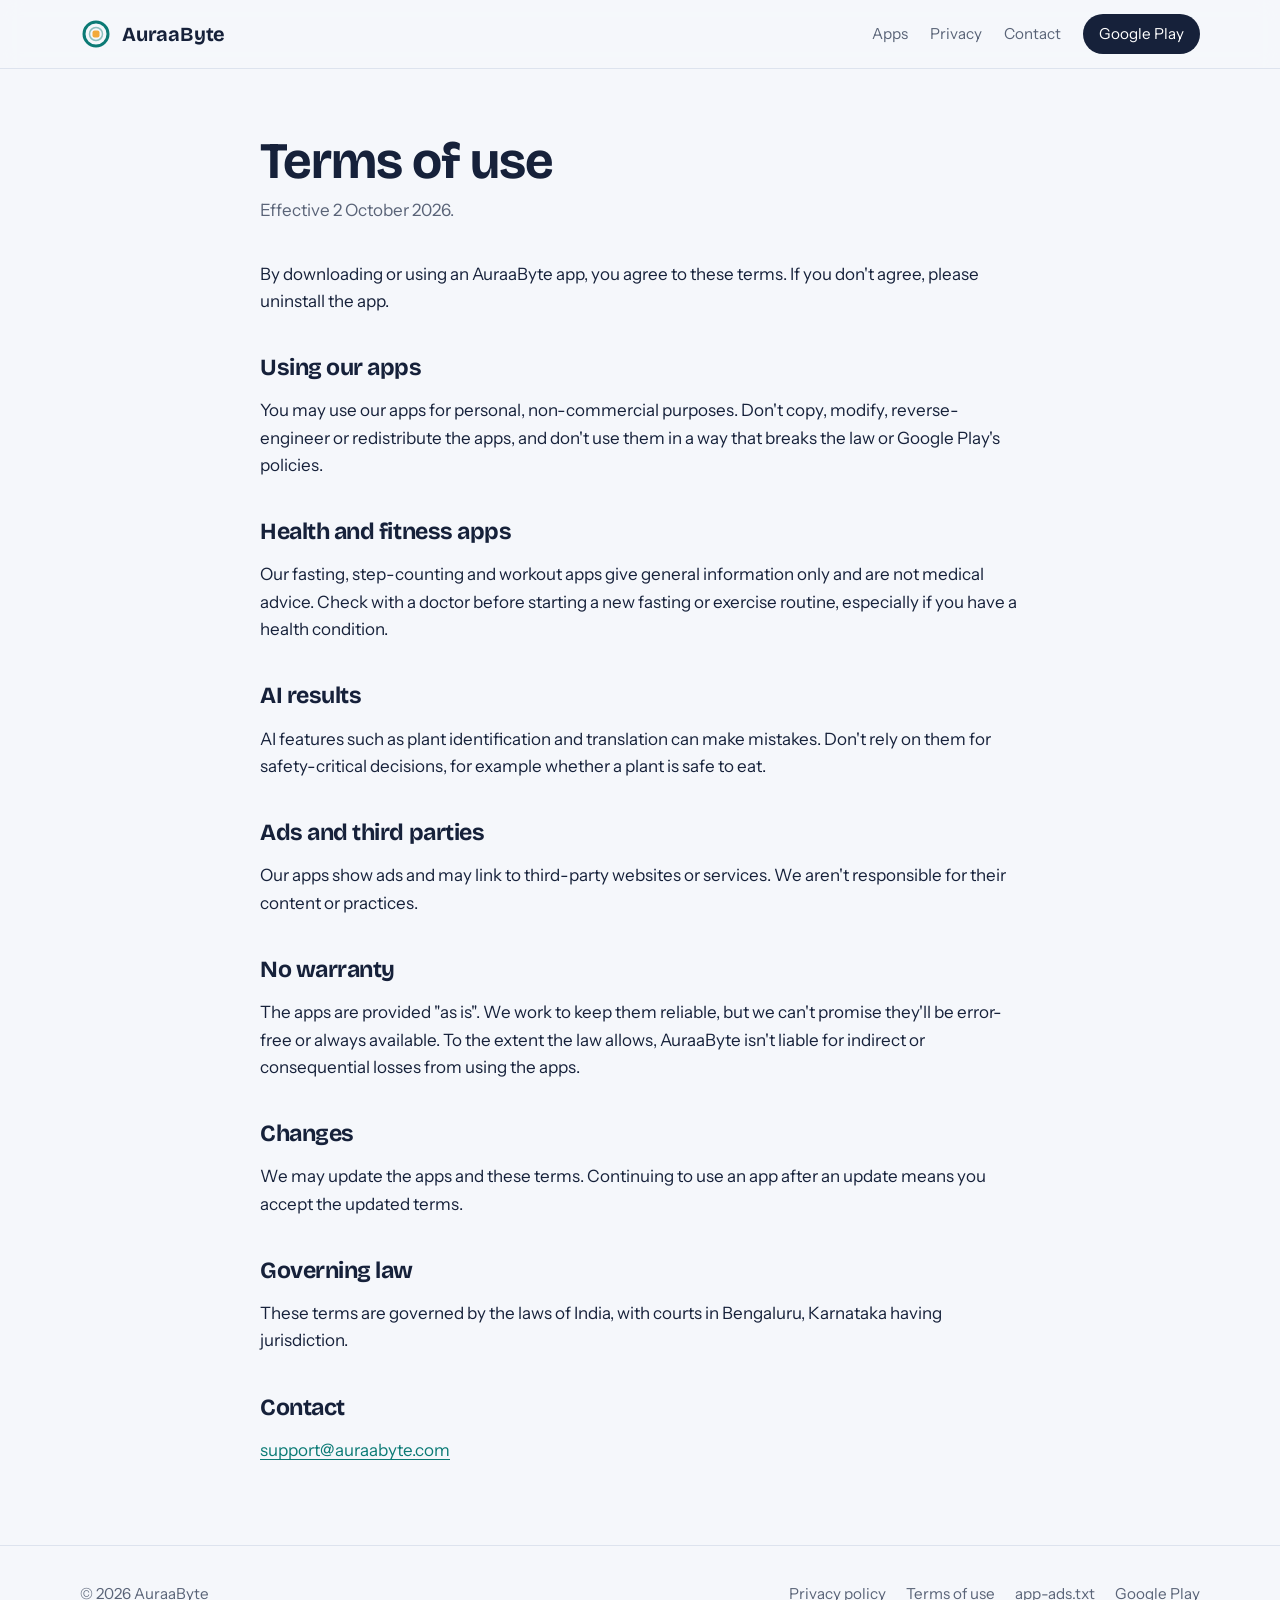
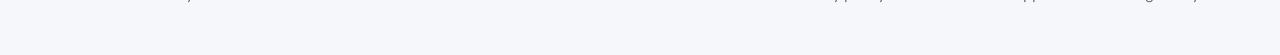
<file: terms.html>
<!doctype html>
<html lang="en">
<head>
<meta charset="utf-8">
<meta name="viewport" content="width=device-width, initial-scale=1">
<title>Terms of use — AuraaByte</title>
<link rel="icon" href="favicon.svg" type="image/svg+xml">
<link rel="preconnect" href="https://fonts.googleapis.com">
<link rel="preconnect" href="https://fonts.gstatic.com" crossorigin>
<link href="https://fonts.googleapis.com/css2?family=Bricolage+Grotesque:opsz,wght@12..96,600;12..96,700&family=Instrument+Sans:wght@400;500;600&display=swap" rel="stylesheet">
<link rel="stylesheet" href="styles.css">
</head>
<body>
<header class="site-header">
  <div class="wrap">
    <a class="brand" href="/" aria-label="AuraaByte home">
      <svg viewBox="0 0 32 32" aria-hidden="true"><circle cx="16" cy="16" r="12" fill="none" stroke="var(--teal)" stroke-width="3"/><circle cx="16" cy="16" r="6.5" fill="none" stroke="var(--teal)" stroke-width="1.5" opacity=".45"/><rect x="12.5" y="12.5" width="7" height="7" rx="2" fill="var(--amber)"/></svg>
      AuraaByte
    </a>
    <nav class="nav" aria-label="Main">
      <a href="/#apps">Apps</a>
      <a href="privacy-policy.html">Privacy</a>
      <a href="/#contact">Contact</a>
      <a class="nav-cta" href="https://play.google.com/store/apps/developer?id=AuraaByte" rel="noopener">Google Play</a>
    </nav>
  </div>
</header>
<main class="legal">
  <div class="wrap">
    <h1>Terms of use</h1>
    <p class="updated">Effective 2 October 2026.</p>
    <p>By downloading or using an AuraaByte app, you agree to these terms. If you don't agree, please uninstall the app.</p>

    <h2>Using our apps</h2>
    <p>You may use our apps for personal, non-commercial purposes. Don't copy, modify, reverse-engineer or redistribute the apps, and don't use them in a way that breaks the law or Google Play's policies.</p>

    <h2>Health and fitness apps</h2>
    <p>Our fasting, step-counting and workout apps give general information only and are not medical advice. Check with a doctor before starting a new fasting or exercise routine, especially if you have a health condition.</p>

    <h2>AI results</h2>
    <p>AI features such as plant identification and translation can make mistakes. Don't rely on them for safety-critical decisions, for example whether a plant is safe to eat.</p>

    <h2>Ads and third parties</h2>
    <p>Our apps show ads and may link to third-party websites or services. We aren't responsible for their content or practices.</p>

    <h2>No warranty</h2>
    <p>The apps are provided "as is". We work to keep them reliable, but we can't promise they'll be error-free or always available. To the extent the law allows, AuraaByte isn't liable for indirect or consequential losses from using the apps.</p>

    <h2>Changes</h2>
    <p>We may update the apps and these terms. Continuing to use an app after an update means you accept the updated terms.</p>

    <h2>Governing law</h2>
    <p>These terms are governed by the laws of India, with courts in Bengaluru, Karnataka having jurisdiction.</p>

    <h2>Contact</h2>
    <p><a href="mailto:support@auraabyte.com">support@auraabyte.com</a></p>
  </div>
</main>
<footer class="site-footer">
  <div class="wrap">
    <span>© 2026 AuraaByte</span>
    <nav aria-label="Footer">
      <a href="privacy-policy.html">Privacy policy</a>
      <a href="terms.html">Terms of use</a>
      <a href="/app-ads.txt">app-ads.txt</a>
      <a href="https://play.google.com/store/apps/developer?id=AuraaByte" rel="noopener">Google Play</a>
    </nav>
  </div>
</footer>
</body>
</html>
</file>
<file: styles.css>
/* AuraaByte — shared styles */
:root {
  --paper: #F5F7FB;
  --surface: #FFFFFF;
  --ink: #16213A;
  --muted: #5A6478;
  --line: #DDE3EE;
  --teal: #0B7A75;
  --teal-soft: #DCEFEE;
  --amber: #F2A93B;
  --radius-lg: 28px;
  --radius-md: 14px;
  --radius-sm: 8px;
  --display: "Bricolage Grotesque", "Segoe UI", system-ui, sans-serif;
  --body: "Instrument Sans", "Segoe UI", system-ui, -apple-system, sans-serif;
  --mono: ui-monospace, "SFMono-Regular", Menlo, Consolas, monospace;
  color-scheme: light dark;
}
@media (prefers-color-scheme: dark) {
  :root {
    --paper: #0F1626;
    --surface: #172036;
    --ink: #E8ECF4;
    --muted: #A3ADC2;
    --line: #263049;
    --teal: #3CC6BD;
    --teal-soft: #15343A;
    --amber: #F5B84A;
  }
}

*, *::before, *::after { box-sizing: border-box; }
html { scroll-behavior: smooth; }
body {
  margin: 0;
  background: var(--paper);
  color: var(--ink);
  font-family: var(--body);
  font-size: 1.0625rem;
  line-height: 1.6;
  -webkit-font-smoothing: antialiased;
}
img, svg { max-width: 100%; }
a { color: var(--teal); text-underline-offset: 3px; }
a:focus-visible, button:focus-visible {
  outline: 3px solid var(--amber);
  outline-offset: 3px;
  border-radius: 6px;
}
.wrap { width: min(1120px, 100% - 40px); margin-inline: auto; }
.skip { position: absolute; left: -9999px; }
.skip:focus { left: 16px; top: 16px; background: var(--surface); padding: 8px 12px; z-index: 10; }

/* Header */
.site-header {
  position: sticky; top: 0; z-index: 5;
  background: color-mix(in srgb, var(--paper) 88%, transparent);
  backdrop-filter: blur(10px);
  border-bottom: 1px solid var(--line);
}
.site-header .wrap { display: flex; align-items: center; justify-content: space-between; height: 68px; gap: 16px; }
.brand { display: flex; align-items: center; gap: 10px; text-decoration: none; color: var(--ink); font-family: var(--display); font-weight: 700; font-size: 1.25rem; letter-spacing: -0.01em; }
.brand svg { width: 32px; height: 32px; }
.nav { display: flex; gap: 22px; align-items: center; }
.nav a { color: var(--muted); text-decoration: none; font-size: 0.95rem; }
.nav a:hover { color: var(--ink); }
.nav .nav-cta { color: var(--surface); background: var(--ink); padding: 8px 16px; border-radius: 999px; }
.nav .nav-cta:hover { color: var(--surface); opacity: .9; }
@media (max-width: 720px) { .nav a:not(.nav-cta) { display: none; } }

/* Buttons */
.btn { display: inline-flex; align-items: center; gap: 8px; padding: 13px 22px; border-radius: 999px; font-weight: 600; text-decoration: none; font-size: 1rem; }
.btn-primary { background: var(--teal); color: #fff; }
@media (prefers-color-scheme: dark) { .btn-primary { color: #0F1626; } }
.btn-primary:hover { filter: brightness(1.08); }
.btn-ghost { color: var(--ink); border: 1.5px solid var(--line); }
.btn-ghost:hover { border-color: var(--ink); }

/* Type */
h1, h2, h3 { font-family: var(--display); line-height: 1.1; letter-spacing: -0.02em; margin: 0; }
h1 { font-size: clamp(2.5rem, 6vw, 4.4rem); font-weight: 700; }
h2 { font-size: clamp(1.9rem, 3.6vw, 2.6rem); font-weight: 700; }
h3 { font-size: 1.15rem; font-weight: 600; letter-spacing: -0.01em; }
.lede { font-size: 1.2rem; color: var(--muted); max-width: 34em; }

/* Footer */
.site-footer { border-top: 1px solid var(--line); padding: 36px 0 48px; margin-top: 40px; color: var(--muted); font-size: 0.95rem; }
.site-footer .wrap { display: flex; flex-wrap: wrap; justify-content: space-between; gap: 20px; align-items: center; }
.site-footer nav { display: flex; flex-wrap: wrap; gap: 20px; }
.site-footer a { color: var(--muted); text-decoration: none; }
.site-footer a:hover { color: var(--ink); text-decoration: underline; }

/* Legal pages */
.legal { padding: 64px 0 24px; }
.legal .wrap { max-width: 760px; }
.legal h1 { font-size: clamp(2.2rem, 5vw, 3.2rem); margin-bottom: 8px; }
.legal .updated { color: var(--muted); margin: 0 0 36px; }
.legal h2 { font-size: 1.45rem; margin: 40px 0 10px; }
.legal p, .legal li { color: var(--ink); }
.legal li { margin-bottom: 6px; }
.legal table { width: 100%; border-collapse: collapse; font-size: 0.97rem; margin: 12px 0; }
.legal th, .legal td { text-align: left; padding: 10px 12px; border-bottom: 1px solid var(--line); vertical-align: top; }
.legal .table-scroll { overflow-x: auto; }

@media (prefers-reduced-motion: reduce) {
  html { scroll-behavior: auto; }
  *, *::before, *::after { animation: none !important; transition: none !important; }
}
</file>
